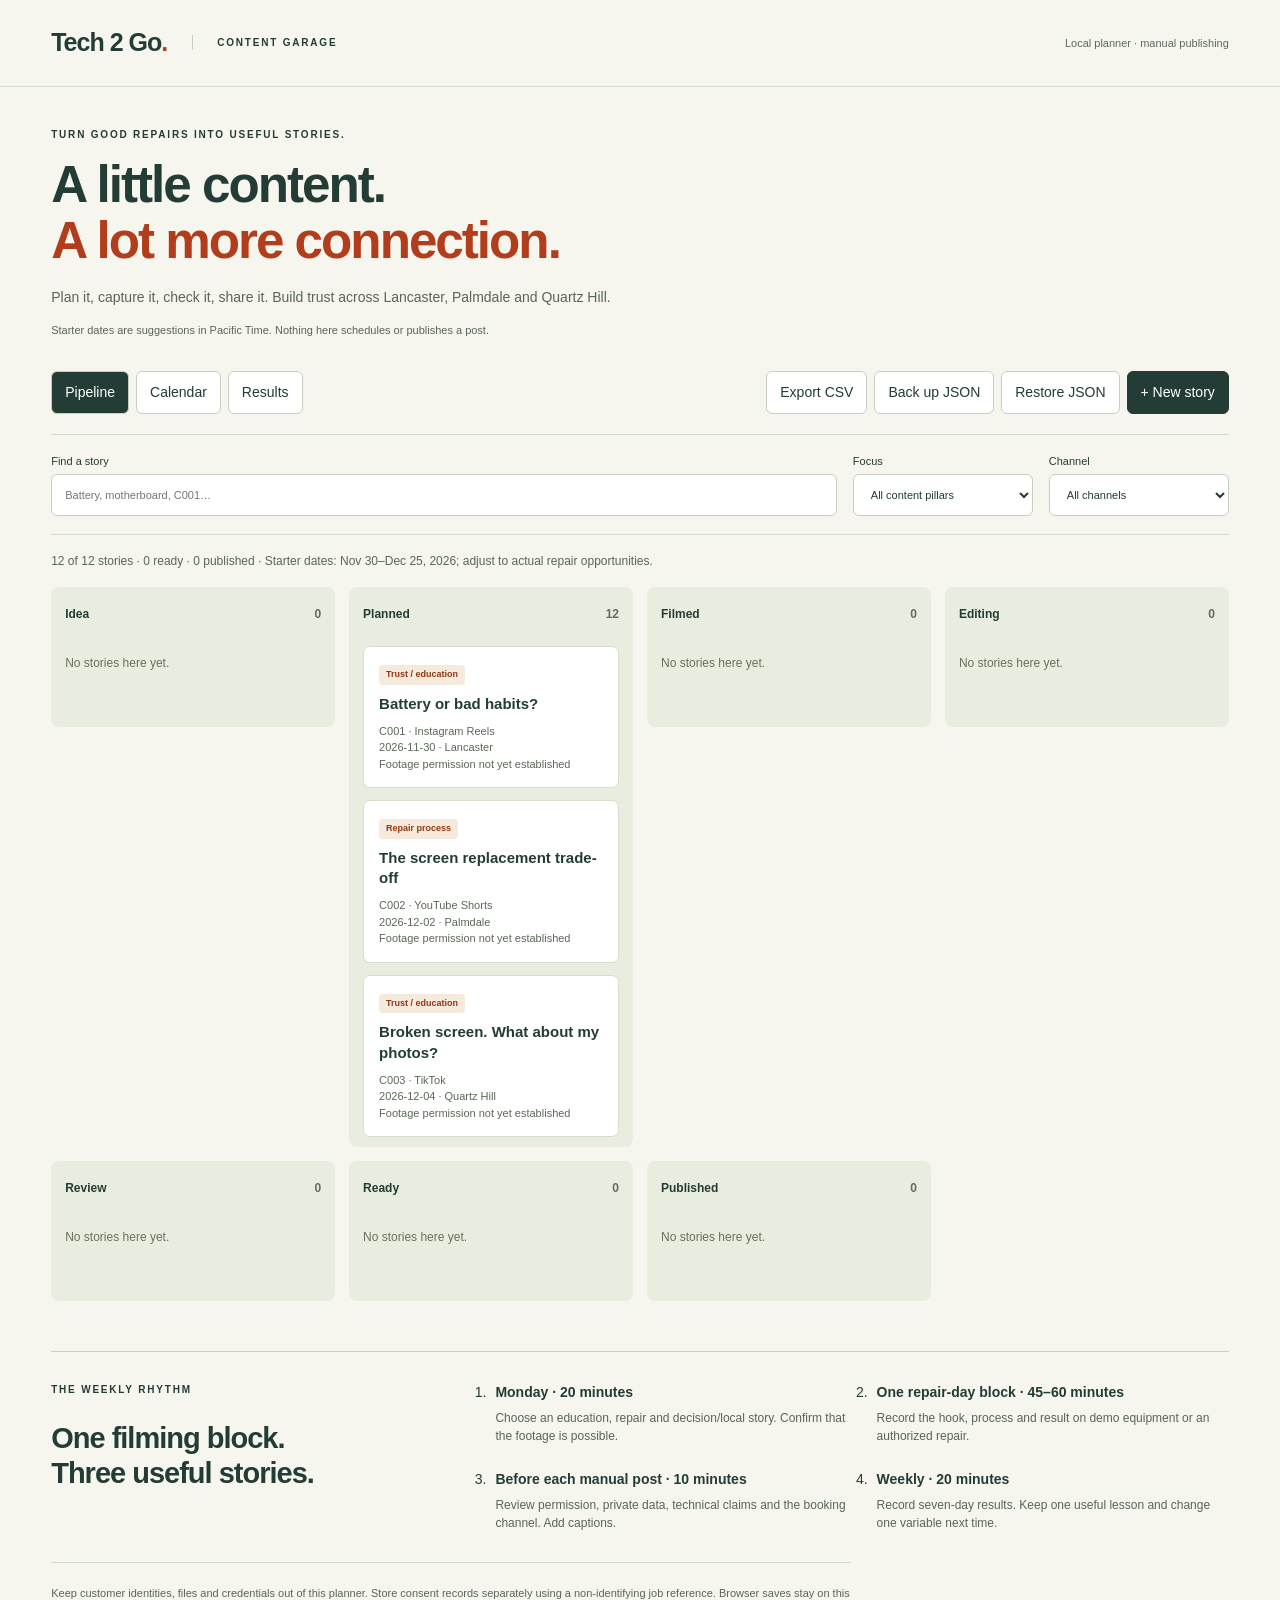
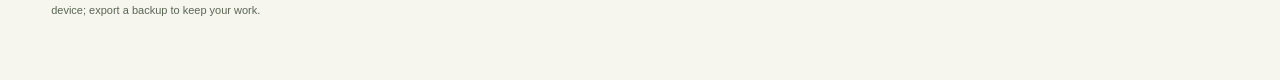
<file: content_planner/index.html>
<!doctype html><html lang="en"><head><meta charset="utf-8"><meta name="viewport" content="width=device-width,initial-scale=1"><title>Tech 2 Go · Content garage</title><link rel="stylesheet" href="styles.css"><script defer src="seed.js"></script><script defer src="app.js"></script></head><body>
<header><a class="logo" href="#">Tech 2 Go<span>.</span></a><span class="header-label">CONTENT GARAGE</span><span class="local">Local planner · manual publishing</span></header>
<main><section class="intro"><div class="eyebrow">TURN GOOD REPAIRS INTO USEFUL STORIES.</div><h1>A little content.<br><em>A lot more connection.</em></h1><p>Plan it, capture it, check it, share it. Build trust across Lancaster, Palmdale and Quartz Hill.</p><p class="fine">Starter dates are suggestions in Pacific Time. Nothing here schedules or publishes a post.</p></section>
<div class="toolbar"><div class="tabs" role="group" aria-label="Planner views"><button type="button" data-view="board" aria-pressed="true">Pipeline</button><button type="button" data-view="calendar" aria-pressed="false">Calendar</button><button type="button" data-view="results" aria-pressed="false">Results</button></div><div class="actions"><button id="export-csv">Export CSV</button><button id="backup">Back up JSON</button><button id="import">Restore JSON</button><input id="import-file" type="file" accept="application/json,.json" hidden><button class="primary" id="new">+ New story</button></div></div>
<div class="filters"><label>Find a story<input type="search" id="search" placeholder="Battery, motherboard, C001…"></label><label>Focus<select id="pillar"><option value="">All content pillars</option><option>Trust / education</option><option>Repair process</option><option>Buying decisions</option><option>Local awareness</option><option>Booking education</option></select></label><label>Channel<select id="channel"><option value="">All channels</option><option>Instagram Reels</option><option>TikTok</option><option>YouTube Shorts</option></select></label></div>
<div id="notice" role="status" aria-live="polite"></div><div id="summary" class="summary"></div><section id="view" aria-label="Content planner"></section>
<section class="routine"><div><div class="eyebrow">THE WEEKLY RHYTHM</div><h2>One filming block.<br>Three useful stories.</h2></div><ol><li><strong>Monday · 20 minutes</strong><span>Choose an education, repair and decision/local story. Confirm that the footage is possible.</span></li><li><strong>One repair-day block · 45–60 minutes</strong><span>Record the hook, process and result on demo equipment or an authorized repair.</span></li><li><strong>Before each manual post · 10 minutes</strong><span>Review permission, private data, technical claims and the booking channel. Add captions.</span></li><li><strong>Weekly · 20 minutes</strong><span>Record seven-day results. Keep one useful lesson and change one variable next time.</span></li></ol></section>
<footer>Keep customer identities, files and credentials out of this planner. Store consent records separately using a non-identifying job reference. Browser saves stay on this device; export a backup to keep your work.</footer></main>
<dialog id="editor"><form id="story-form"><div class="dialog-top"><span id="editor-id" class="eyebrow"></span><button type="button" id="close" aria-label="Close story editor">Close ×</button></div><h2 id="editor-title">Edit story</h2><div id="fields" class="field-grid"></div><div class="review-box"><strong>Ready-to-post review</strong><p>Choose the footage permission basis and complete all three checks. Customer permission is separate from repair authorization.</p><label>Footage permission<select name="footage_permission"><option value="pending">Pending / not established</option><option value="own_demo">Shop-owned / staged demo only</option><option value="customer_approved">Customer filming permission recorded separately</option></select></label><label class="check"><input name="privacy_checked" type="checkbox">No private screens, faces, identifiers or credentials exposed</label><label class="check"><input name="technical_checked" type="checkbox">Repair claims, footage and any price/availability verified</label><label class="check"><input name="cta_checked" type="checkbox">Booking channel/location works and is confirmed, or demo is labeled</label></div><p id="edit-error" role="alert" hidden></p><div class="dialog-bottom"><button type="button" id="delete">Delete story</button><button type="submit" class="primary">Save story</button></div></form></dialog>
</body></html>
</file>
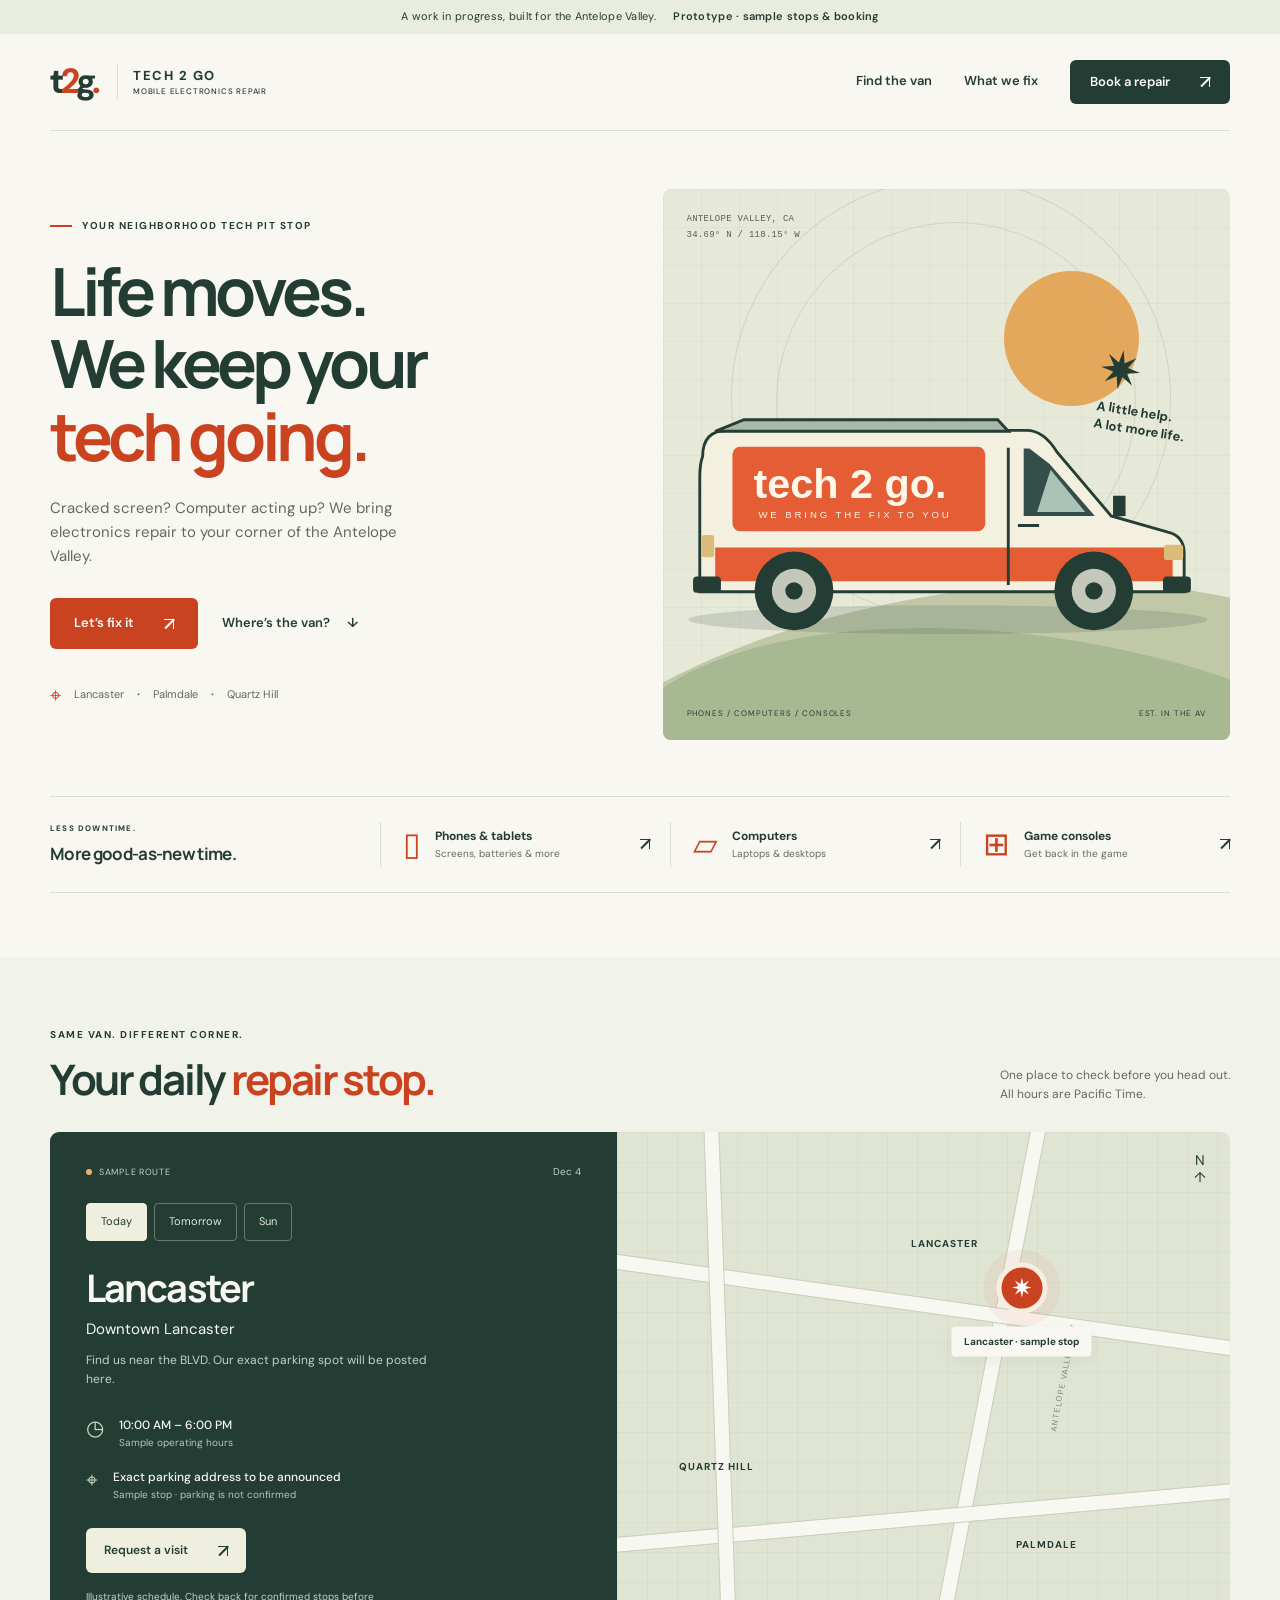
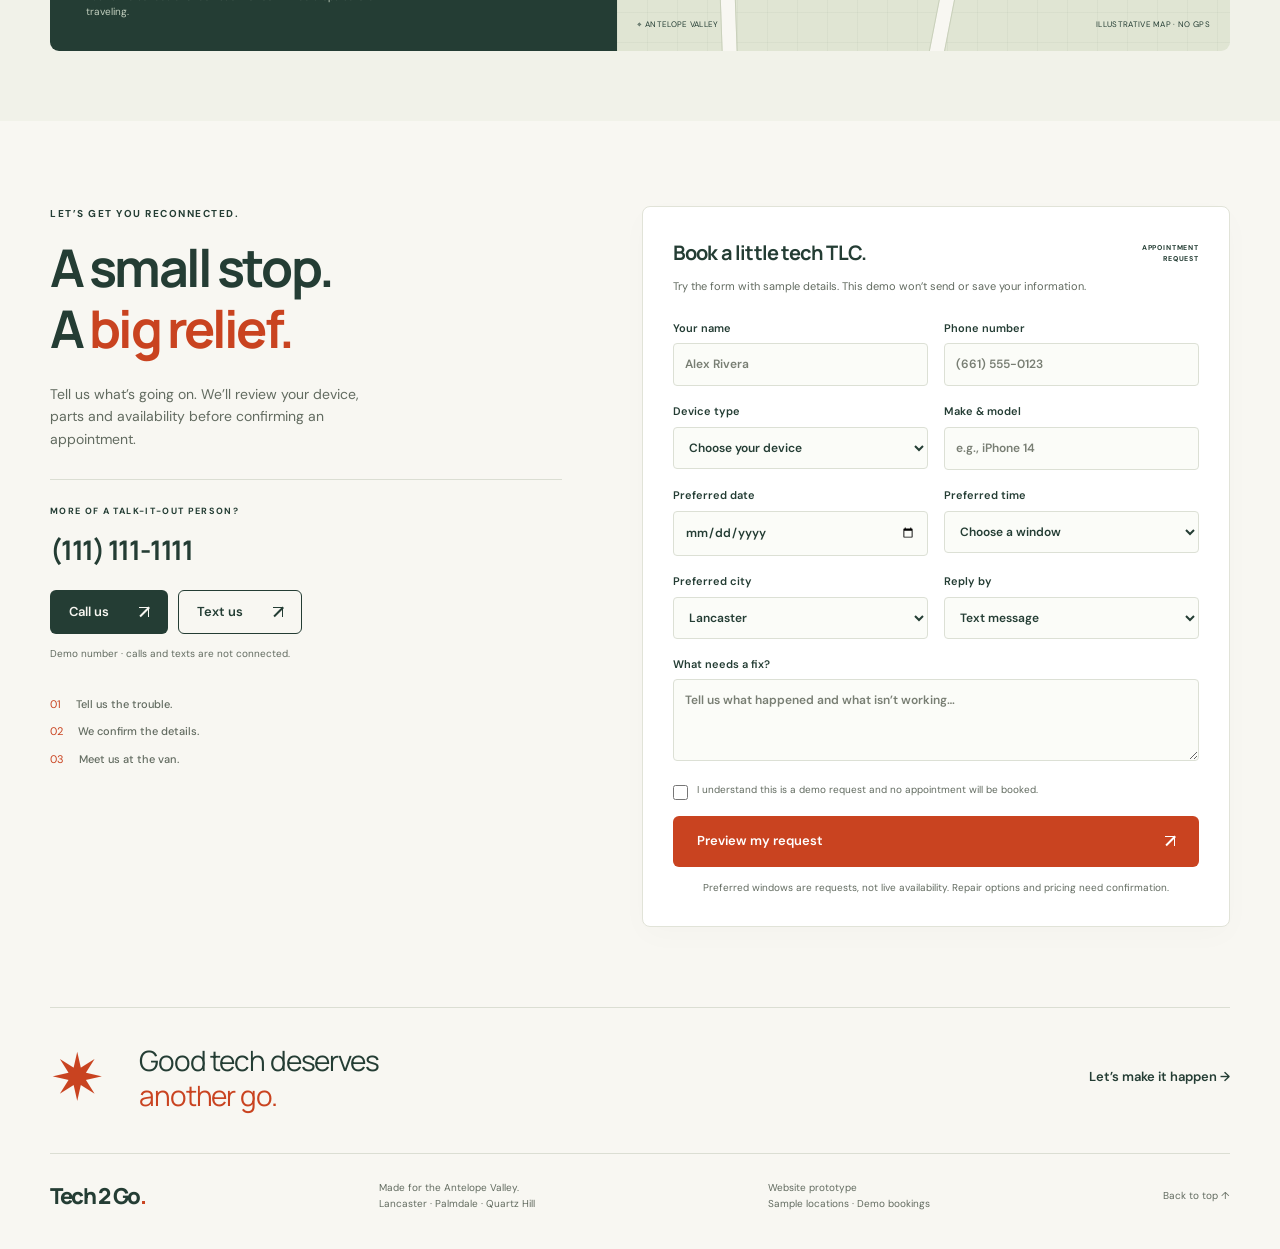
<file: Website/index.html>
<!doctype html>
<html lang="en">
<head>
<meta charset="utf-8"><meta name="viewport" content="width=device-width,initial-scale=1">
<meta name="theme-color" content="#f8f7f2"><meta name="description" content="Tech 2 Go mobile electronics repair prototype for Lancaster, Palmdale and Quartz Hill.">
<title>Tech 2 Go — Good tech. Back on the road.</title>
<link rel="stylesheet" href="styles.css"><script defer src="config.js"></script><script defer src="app.js"></script>
</head>
<body>
<div class="demo-banner">A work in progress, built for the Antelope Valley. <strong>Prototype · sample stops & booking</strong></div>
<header class="header wrap">
<a class="brand" href="#" aria-label="Tech 2 Go home"><span class="brand-mark" aria-hidden="true">t<span>2</span>g<span class="brand-dot">.</span></span><span>TECH 2 GO<small>MOBILE ELECTRONICS REPAIR</small></span></a>
<nav aria-label="Main navigation"><a href="#location">Find the van</a><a href="#repairs">What we fix</a><a class="button dark small" href="#book">Book a repair <span class="arrow" aria-hidden="true"></span></a></nav>
</header>
<main>
<section class="hero wrap">
<div class="hero-copy"><div class="eyebrow"><span class="tiny-line"></span> YOUR NEIGHBORHOOD TECH PIT STOP</div>
<h1>Life moves.<br>We keep your<br><em>tech going.</em></h1>
<p>Cracked screen? Computer acting up? We bring electronics repair to your corner of the Antelope Valley.</p>
<div class="actions"><a class="button orange" href="#book">Let’s fix it <span class="arrow" aria-hidden="true"></span></a><a class="text-link" href="#location">Where’s the van? <span aria-hidden="true">↓</span></a></div>
<div class="service-area"><span aria-hidden="true">⌖</span> Lancaster <i>•</i> Palmdale <i>•</i> Quartz Hill</div>
</div>
<div class="hero-art" aria-label="Illustration of the Tech 2 Go repair van in the desert" role="img">
<div class="art-grid"></div><div class="sun"></div><div class="orbit orbit-one"></div><div class="orbit orbit-two"></div><span class="art-coord">ANTELOPE VALLEY, CA<br>34.69° N / 118.15° W</span>
<div class="hill hill-back"></div><div class="hill hill-front"></div>
<svg class="van" viewBox="0 0 620 330" aria-hidden="true"><ellipse cx="315" cy="291" rx="270" ry="15" fill="#253d35" opacity=".15"/><path d="M60 121 Q60 94 86 94 H397 Q415 94 429 117 L485 183 L544 200 Q561 204 561 222 V262 H57 V143 Q57 129 60 121Z" fill="#f4f0df" stroke="#253d35" stroke-width="3"/><path d="M400 113 L421 129 L468 183 H394 V113Z" fill="#344e49"/><path d="M422 135 L458 179 H408Z" fill="#aac3b6"/><path d="M73 216 H549 V251 H73Z" fill="#e55d35"/><path d="M378 112 V255 M388 193 H410" fill="none" stroke="#253d35" stroke-width="3"/><rect x="91" y="111" width="263" height="88" rx="8" fill="#e55d35"/><text x="113" y="164" font-family="Arial,sans-serif" font-size="43" font-weight="900" fill="#fff8e9">tech 2 go.</text><text x="118" y="185" font-family="Arial,sans-serif" font-size="10" letter-spacing="3" fill="#fff8e9">WE BRING THE FIX TO YOU</text><rect x="59" y="203" width="13" height="23" rx="3" fill="#d9bd78"/><rect x="540" y="213" width="20" height="16" rx="3" fill="#d9bd78"/><circle cx="155" cy="261" r="41" fill="#233c34"/><circle cx="155" cy="261" r="23" fill="#c4c8b8"/><circle cx="155" cy="261" r="9" fill="#233c34"/><circle cx="467" cy="261" r="41" fill="#233c34"/><circle cx="467" cy="261" r="23" fill="#c4c8b8"/><circle cx="467" cy="261" r="9" fill="#233c34"/><path d="M73 95 H378 L367 83 H103Z" fill="#a9b9a9" stroke="#253d35" stroke-width="3"/><path d="M487 184 V162 H500 V183" fill="#253d35"/><rect x="50" y="246" width="29" height="17" rx="4" fill="#253d35"/><rect x="539" y="246" width="29" height="17" rx="4" fill="#253d35"/></svg>
<div class="art-sticker"><span aria-hidden="true">✷</span> A little help.<br>A lot more life.</div><div class="art-footer"><span>PHONES / COMPUTERS / CONSOLES</span><span>EST. IN THE AV</span></div>
</div>
</section>
<section id="repairs" class="repairs wrap" aria-label="Repair categories"><div class="repair-intro"><span class="eyebrow">LESS DOWNTIME.</span><h2>More good-as-new time.</h2></div><button class="repair-choice" data-device="Phone or tablet"><span class="device-icon" aria-hidden="true">▯</span><span><strong>Phones & tablets</strong><small>Screens, batteries & more</small></span><span class="arrow" aria-hidden="true"></span></button><button class="repair-choice" data-device="Computer"><span class="device-icon" aria-hidden="true">▱</span><span><strong>Computers</strong><small>Laptops & desktops</small></span><span class="arrow" aria-hidden="true"></span></button><button class="repair-choice" data-device="Game console"><span class="device-icon" aria-hidden="true">⊞</span><span><strong>Game consoles</strong><small>Get back in the game</small></span><span class="arrow" aria-hidden="true"></span></button></section>
<section id="location" class="location-section"><div class="wrap"><div class="section-heading"><div><div class="eyebrow">SAME VAN. DIFFERENT CORNER.</div><h2>Your daily <em>repair stop.</em></h2></div><p>One place to check before you head out.<br>All hours are Pacific Time.</p></div>
<div class="location-board"><div class="location-details"><div class="board-top"><span class="sample-pill"><span></span> SAMPLE ROUTE</span><span id="stop-date"></span></div><div class="day-tabs" role="group" aria-label="Preview sample daily stops"><button type="button" aria-pressed="true" data-day="0">Today</button><button type="button" aria-pressed="false" data-day="1">Tomorrow</button><button type="button" aria-pressed="false" data-day="2" id="third-day">Next stop</button></div><div aria-live="polite" aria-atomic="true"><h3 id="stop-city">Lancaster</h3><p class="stop-area" id="stop-area">Downtown Lancaster</p><p id="stop-note"></p><div class="stop-facts"><div><span aria-hidden="true">◷</span><div><strong id="stop-hours"></strong><small>Sample operating hours</small></div></div><div><span aria-hidden="true">⌖</span><div><strong id="stop-address"></strong><small>Sample stop · parking is not confirmed</small></div></div></div></div><a class="button cream" href="#book">Request a visit <span class="arrow" aria-hidden="true"></span></a><p class="board-note">Illustrative schedule. Check back for confirmed stops before traveling.</p></div>
<div class="route-map" role="img" aria-label="Illustrative Antelope Valley route showing Lancaster, Palmdale and Quartz Hill. Not a navigation map."><div class="map-grid"></div><div class="map-road road-one"></div><div class="map-road road-two"></div><div class="map-road road-three"></div><div class="map-road road-four"></div><span class="road-label">ANTELOPE VALLEY FWY</span><div class="map-town lancaster">LANCASTER</div><div class="map-town palmdale">PALMDALE</div><div class="map-town quartz">QUARTZ HILL</div><div class="map-pin" id="map-pin"><span aria-hidden="true">✷</span><strong id="pin-label">The van · sample stop</strong></div><div class="map-caption"><span>⌖ ANTELOPE VALLEY</span><span>ILLUSTRATIVE MAP · NO GPS</span></div><div class="map-north" aria-hidden="true">N<br>↑</div></div></div>
</div></section>
<section id="book" class="booking wrap"><div class="booking-copy"><div class="eyebrow">LET’S GET YOU RECONNECTED.</div><h2>A small stop.<br>A <em>big relief.</em></h2><p>Tell us what’s going on. We’ll review your device, parts and availability before confirming an appointment.</p><div class="contact-card"><span class="eyebrow">MORE OF A TALK-IT-OUT PERSON?</span><h3 id="phone-display">(111) 111-1111</h3><div class="actions"><a class="button dark" id="call-link" href="#contact-note">Call us <span class="arrow" aria-hidden="true"></span></a><a class="button outline" id="text-link" href="#contact-note">Text us <span class="arrow" aria-hidden="true"></span></a></div><p id="contact-note" role="status">Demo number · calls and texts are not connected.</p></div><div class="how-it-works"><span>01 <strong>Tell us the trouble.</strong></span><span>02 <strong>We confirm the details.</strong></span><span>03 <strong>Meet us at the van.</strong></span></div></div>
<div class="form-card"><div class="form-header"><h3>Book a little tech TLC.</h3><span>APPOINTMENT REQUEST</span></div><p class="form-intro">Try the form with sample details. This demo won’t send or save your information.</p><form id="booking-form"><div class="form-grid"><label>Your name<input name="customer" autocomplete="name" maxlength="80" placeholder="Alex Rivera" required></label><label>Phone number<input name="phone" type="tel" autocomplete="tel" maxlength="25" placeholder="(661) 555-0123" required></label><label>Device type<select name="device" id="device" required><option value="">Choose your device</option><option>Phone or tablet</option><option>Computer</option><option>Game console</option><option>Something else</option></select></label><label>Make & model<input name="model" maxlength="120" placeholder="e.g., iPhone 14" required></label><label>Preferred date<input name="date" id="appointment-date" type="date" required></label><label>Preferred time<select name="time" required><option value="">Choose a window</option><option>Morning · 10 AM–12 PM</option><option>Afternoon · 12–3 PM</option><option>Late afternoon · 3–6 PM</option></select></label><label>Preferred city<select name="city" id="booking-city" required><option>Lancaster</option><option>Palmdale</option><option>Quartz Hill</option></select></label><label>Reply by<select name="reply" required><option>Text message</option><option>Phone call</option></select></label><label class="full">What needs a fix?<textarea name="issue" rows="3" minlength="8" maxlength="1500" placeholder="Tell us what happened and what isn’t working…" required></textarea></label></div><label class="consent"><input type="checkbox" name="consent" required><span>I understand this is a demo request and no appointment will be booked.</span></label><p id="form-error" role="alert" hidden></p><button class="button orange submit" type="submit">Preview my request <span class="arrow" aria-hidden="true"></span></button><p class="form-footnote">Preferred windows are requests, not live availability. Repair options and pricing need confirmation.</p></form><section id="request-result" class="request-result" tabindex="-1" hidden aria-labelledby="result-title"><span class="result-check" aria-hidden="true">✓</span><h3 id="result-title">Your request, ready to review.</h3><p>Demo complete. Nothing was sent, saved or booked.</p><dl id="request-summary"></dl><button class="button dark" id="edit-request" type="button">Back to my request <span class="arrow" aria-hidden="true"></span></button></section></div>
</section>
<section class="closing wrap"><span aria-hidden="true">✷</span><p>Good tech deserves<br><em>another go.</em></p><a class="text-link" href="#book">Let’s make it happen →</a></section>
</main><footer class="wrap"><a class="footer-brand" href="#">Tech 2 Go<span>.</span></a><p>Made for the Antelope Valley.<br>Lancaster · Palmdale · Quartz Hill</p><p>Website prototype<br>Sample locations · Demo bookings</p><a href="#">Back to top ↑</a></footer>
</body></html>
</file>
<file: content_planner/styles.css>
:root{font-family:Arial,sans-serif;color:#233c35;background:#f6f6ef;line-height:1.5;font-size:14px}*{box-sizing:border-box}body{margin:0}button,input,select,textarea{font:inherit}button{cursor:pointer}a{color:inherit}button,input,select,textarea{border:1px solid #c7cfc3;border-radius:6px;background:#fff;color:#233c35;padding:10px 13px;min-height:42px}button:hover{background:#e9eddf}button:focus-visible,a:focus-visible{outline:3px solid #bf421f;outline-offset:3px}.primary{background:#233c35;color:#fff;border-color:#233c35}.primary:hover{background:#365348}header{display:flex;align-items:center;gap:25px;padding:24px 4%;border-bottom:1px solid #d5dbcc}.logo{text-decoration:none;font-weight:800;font-size:25px;letter-spacing:-1px}.logo span,em{color:#b13d1c}em{font-style:normal}.header-label,.eyebrow{font-size:10px;letter-spacing:1.8px;font-weight:700}.header-label{border-left:1px solid #c7cfc3;padding-left:24px}.local{margin-left:auto;font-size:11px;color:#5d695c}main{max-width:1500px;margin:auto;padding:40px 4%}.intro h1{font-size:clamp(34px,4vw,55px);line-height:1.1;letter-spacing:-2px;margin:15px 0 18px}.intro p{max-width:640px;color:#586653}.intro .fine{font-size:11px}.toolbar{display:flex;justify-content:space-between;gap:18px;flex-wrap:wrap;margin:32px 0 20px}.tabs,.actions{display:flex;gap:7px;flex-wrap:wrap}.tabs button[aria-pressed=true]{background:#233c35;color:#fff}.filters{display:flex;gap:16px;flex-wrap:wrap;padding:18px 0;border-block:1px solid #d5dbcc}.filters label{display:flex;flex-direction:column;gap:5px;font-size:11px;min-width:180px}.filters label:first-child{flex:1}.summary{font-size:12px;color:#586653;margin:17px 0}.board{display:grid;grid-template-columns:repeat(4,minmax(0,1fr));gap:14px;align-items:start}.lane{background:#e9eddf;padding:14px;border-radius:8px;min-height:140px}.lane-head{display:flex;justify-content:space-between;gap:8px;margin-bottom:13px;font-size:12px;font-weight:700}.count{color:#61705e}.story{width:100%;background:#fff;border:1px solid #d8decf;border-radius:7px;padding:15px;margin-bottom:12px;text-align:left;display:block;overflow-wrap:anywhere}.story:hover{background:#fbfcf6;box-shadow:0 3px 10px #233c3510}.story strong{display:block;font-size:15px;line-height:1.35;margin:9px 0}.story small{display:block;color:#5b6857;font-size:11px}.badge{display:inline-block;background:#f5eadc;color:#943713;padding:3px 7px;border-radius:4px;font-size:9px;font-weight:700}.empty{font-size:12px;color:#65725e;padding:8px 0}.calendar{display:grid;grid-template-columns:repeat(3,minmax(0,1fr));gap:15px}.calendar-day{border-top:2px solid #bf421f;padding-top:11px}.calendar-day h3{font-size:13px;margin:0 0 13px}.table-wrap{overflow-x:auto}table{border-collapse:collapse;width:100%;font-size:12px}th,td{text-align:left;padding:12px;border-bottom:1px solid #d5dbcc;white-space:nowrap}th{background:#e9eddf}td:first-child{white-space:normal;min-width:200px}.results-note{font-size:12px;margin-bottom:20px;color:#586653}.routine{display:grid;grid-template-columns:1fr 2fr;gap:40px;border-top:1px solid #c7cfc3;margin-top:50px;padding:30px 0}.routine h2{font-size:29px;line-height:1.2;letter-spacing:-1px}.routine ol{padding-left:20px;display:grid;grid-template-columns:1fr 1fr;gap:24px;margin:0}.routine li{padding-left:5px}.routine li span{display:block;font-size:12px;color:#586653;margin-top:6px}footer{font-size:11px;color:#586653;max-width:800px;border-top:1px solid #d5dbcc;padding:22px 0}#notice:not(:empty){padding:12px;background:#f3e7d5;border-radius:5px;margin-top:15px;font-size:12px}dialog{width:min(830px,calc(100% - 24px));max-height:90vh;overflow:auto;border:1px solid #c7cfc3;border-radius:9px;padding:26px;color:#233c35;background:#f6f6ef}dialog::backdrop{background:#12271bb0}.dialog-top,.dialog-bottom{display:flex;justify-content:space-between;align-items:center;gap:20px}.field-grid{display:grid;grid-template-columns:1fr 1fr;gap:16px}.field-grid label,.review-box>label{display:flex;flex-direction:column;font-size:12px;gap:5px}.field-grid .wide{grid-column:1/-1}.field-grid textarea{resize:vertical;min-height:74px}.review-box{margin:25px 0;padding:20px;background:#e9eddf;border-radius:7px}.review-box p{font-size:12px}.review-box .check{display:flex;flex-direction:row;align-items:center;margin-top:13px;font-size:12px}.check input{width:17px;min-width:17px;min-height:17px;height:17px;accent-color:#233c35}.dialog-bottom{border-top:1px solid #c7cfc3;padding-top:18px}#delete{color:#96371e}#edit-error{color:#9d2914;font-size:13px;font-weight:700}[hidden]{display:none!important}@media(max-width:1000px){.board{grid-template-columns:repeat(2,minmax(0,1fr))}.local{display:none}}@media(max-width:600px){header{gap:13px;padding:18px 5%}.header-label{font-size:8px;padding-left:14px}.logo{font-size:22px}main{padding:30px 5%}.board,.calendar,.routine,.routine ol,.field-grid{grid-template-columns:1fr}.filters label{width:100%}.actions button{font-size:11px}.toolbar{gap:12px}.routine{gap:10px}.field-grid .wide{grid-column:auto}input,select,textarea{font-size:16px}.tabs button{font-size:12px}dialog{padding:18px}}
.lane{max-height:560px;overflow-y:auto;scrollbar-width:thin}.lane-head{position:sticky;top:-14px;background:#e9eddf;padding:4px 0 10px;z-index:1}@media(max-width:600px){.lane{max-height:520px}}
</file>
<file: Website/styles.css>
@import url('https://fonts.googleapis.com/css2?family=DM+Sans:wght@400;500;600;700&family=Manrope:wght@400;500;600;700;800&display=swap');
:root{--paper:#f8f7f2;--ink:#243d34;--orange:#c94320;--line:#dbded3;--muted:#626b60;--cream:#eeefdf}*{box-sizing:border-box}html{scroll-behavior:smooth;scroll-padding-top:25px}body{margin:0;background:var(--paper);color:var(--ink);font-family:'DM Sans',Arial,sans-serif;font-size:15px;line-height:1.6}button,input,select,textarea{font:inherit}button,a,input,select,textarea{-webkit-tap-highlight-color:transparent}a{color:inherit;text-decoration:none}button,a{touch-action:manipulation}button{cursor:pointer}button:focus-visible,a:focus-visible{outline:3px solid var(--orange);outline-offset:5px}input:focus,select:focus,textarea:focus{outline:2px solid var(--ink);outline-offset:2px}.wrap{width:min(1240px,calc(100% - 100px));margin:auto}.demo-banner{padding:8px 20px;background:#e9eddf;text-align:center;font-size:11px;letter-spacing:.025em}.demo-banner strong{margin-left:14px;font-weight:600}.header{display:flex;align-items:center;justify-content:space-between;padding-top:26px;padding-bottom:26px;border-bottom:1px solid var(--line)}.brand{display:flex;gap:15px;align-items:center;font-size:13px;letter-spacing:.12em;font-weight:800;line-height:1.5}.brand small{display:block;font-size:8px;letter-spacing:.1em;font-weight:500}.brand-mark{font-size:35px;letter-spacing:-4px;border-right:1px solid var(--line);padding-right:20px;line-height:1}.brand-mark>span:first-child{color:var(--orange)}.brand-dot{color:var(--orange)}nav{display:flex;gap:32px;align-items:center;font-size:13px;font-weight:600}.button{display:inline-flex;justify-content:space-between;align-items:center;gap:30px;border:1px solid transparent;border-radius:6px;padding:15px 23px;font-size:13px;font-weight:600;line-height:1.4;transition:transform .15s,background .15s}.button:hover{transform:translateY(-2px)}.button span{font-size:19px;line-height:1}.button.dark{background:var(--ink);color:var(--paper)}.button.orange{background:var(--orange);color:#fff}.button.small{padding:12px 19px}.button.cream{background:var(--cream);color:var(--ink)}.button.outline{border-color:var(--ink);background:transparent}.hero{display:grid;grid-template-columns:1fr 1fr;gap:45px;padding-top:58px;padding-bottom:56px;align-items:center}.eyebrow{font-size:10px;letter-spacing:.15em;font-weight:700;display:flex;align-items:center;gap:10px}.tiny-line{display:inline-block;width:22px;height:2px;background:var(--orange)}h1,h2,h3,p{margin:0}h1,h2,h3{font-family:Manrope,Arial,sans-serif}h1{font-size:clamp(46px,5.2vw,74px);line-height:1.09;letter-spacing:-.065em;font-weight:700;margin:21px 0 24px}em{font-style:normal;color:var(--orange)}.hero-copy>p{max-width:370px;color:var(--muted);font-size:15px}.actions{display:flex;align-items:center;gap:24px;flex-wrap:wrap}.hero-copy>.actions{margin:30px 0}.text-link{font-weight:600;font-size:13px;display:inline-flex;gap:17px;align-items:center}.service-area{display:flex;gap:13px;align-items:center;font-size:11px;color:var(--muted)}.service-area>span{font-size:20px;color:var(--orange)}.service-area i{font-style:normal;font-size:8px}.hero-art{position:relative;aspect-ratio:1.03;overflow:hidden;border-radius:8px;background:#e6e9d8;isolation:isolate}.art-grid,.map-grid{position:absolute;inset:0;background-image:linear-gradient(#52634b0c 1px,transparent 1px),linear-gradient(90deg,#52634b0c 1px,transparent 1px);background-size:38px 38px;z-index:-1}.sun{position:absolute;width:135px;height:135px;border-radius:50%;background:#e4a85d;right:16%;top:15%}.orbit{position:absolute;border:1px solid #a6ae9555;border-radius:50%;width:360px;height:360px;left:20%;top:6%;transform:rotate(-22deg)}.orbit-two{width:440px;height:440px;left:12%;top:-2%}.art-coord{position:absolute;top:22px;left:24px;font-family:monospace;font-size:9px;line-height:1.8;letter-spacing:.03em;color:#53624e}.hill{position:absolute;width:900px;height:400px;border-radius:50%;background:#c0c8a8;bottom:-255px;left:-160px;transform:rotate(-10deg)}.hill-front{background:#a8b893;bottom:-300px;left:-60px;transform:rotate(10deg)}.van{position:absolute;width:105%;left:-3%;bottom:15%}.art-sticker{position:absolute;right:7%;top:29%;transform:rotate(9deg);font-size:13px;font-weight:700;line-height:1.4}.art-sticker>span{font-size:42px;display:block;line-height:1.3}.art-footer{position:absolute;bottom:20px;left:24px;right:24px;display:flex;justify-content:space-between;font-size:8px;letter-spacing:.12em}.repairs{display:grid;grid-template-columns:1.15fr repeat(3,1fr);border-block:1px solid var(--line);padding:25px 0;gap:20px}.repair-intro h2{font-size:17px;letter-spacing:-.04em;margin-top:5px}.repair-intro .eyebrow{font-size:8px}.repair-choice{display:flex;align-items:center;gap:14px;border:0;border-left:1px solid var(--line);text-align:left;background:none;color:var(--ink);padding:0 0 0 22px}.repair-choice:hover strong{text-decoration:underline}.repair-choice>span:last-child{margin-left:auto}.repair-choice strong{display:block;font-size:12px}.repair-choice small{display:block;font-size:10px;color:var(--muted)}.device-icon{font-size:32px;color:var(--orange);line-height:1}.location-section{padding:70px 0;background:#f1f2e9;margin-top:64px}.section-heading{display:flex;justify-content:space-between;align-items:end;margin-bottom:28px}.section-heading h2,.booking h2{font-size:42px;line-height:1.18;letter-spacing:-.055em;margin-top:12px}.section-heading>p{font-size:12px;color:var(--muted)}.location-board{display:grid;grid-template-columns:1fr 1.08fr;border-radius:9px;overflow:hidden}.location-details{background:var(--ink);color:var(--paper);padding:32px 36px}.board-top{display:flex;justify-content:space-between;align-items:center;font-size:10px;color:#c4d1c0;gap:10px}.sample-pill{display:flex;align-items:center;gap:7px;font-size:9px;letter-spacing:.08em}.sample-pill span{width:6px;height:6px;background:#efb072;border-radius:50%}.day-tabs{display:flex;gap:7px;margin:23px 0 24px;flex-wrap:wrap}.day-tabs button{background:transparent;border:1px solid #667a6c;color:#e2e7d8;border-radius:4px;font-size:11px;padding:8px 14px;min-height:38px}.day-tabs button[aria-pressed=true]{background:var(--cream);border-color:var(--cream);color:var(--ink)}#stop-city{font-size:38px;letter-spacing:-.05em;line-height:1.2}.stop-area{font-size:15px;margin-top:6px}#stop-note{font-size:12px;color:#c4d1c0;margin-top:10px;max-width:360px;min-height:40px}.stop-facts{display:grid;gap:17px;margin:25px 0}.stop-facts>div{display:flex;gap:15px;align-items:start}.stop-facts>div>span{font-size:21px;line-height:1.2;color:#d4dec6}.stop-facts strong{display:block;font-size:12px;font-weight:500}.stop-facts small{font-size:10px;color:#b7c6b4;display:block}.location-details>.button{font-size:12px;padding:13px 17px}.board-note{font-size:10px;line-height:1.5;margin-top:16px;color:#c4d1c0;max-width:320px}.route-map{background:#e0e5d3;position:relative;overflow:hidden;min-height:420px;isolation:isolate}.map-grid{background-size:30px 30px}.map-road{position:absolute;width:600px;height:14px;background:#f8f7f2;outline:1px solid #c9d0bb;transform-origin:center}.road-one{transform:rotate(-79deg);left:12%;top:45%}.road-two{transform:rotate(8deg);left:-10%;top:32%;width:120%}.road-three{transform:rotate(-5deg);left:-10%;top:73%;width:120%}.road-four{transform:rotate(88deg);left:-32%;top:51%}.road-label{position:absolute;font-size:8px;letter-spacing:.14em;color:#788570;transform:rotate(-79deg);left:64%;top:46%;white-space:nowrap}.map-town{position:absolute;font-size:10px;font-weight:700;letter-spacing:.1em}.lancaster{left:58%;top:24%}.palmdale{left:65%;top:78%}.quartz{left:10%;top:63%}.map-pin{position:absolute;left:66%;top:30%;display:flex;flex-direction:column;align-items:center;transform:translate(-50%,-50%);transition:top .4s,left .4s}.map-pin>span{display:grid;place-items:center;font-size:26px;color:#fff;background:var(--orange);width:51px;height:51px;border:5px solid #f7eee1;border-radius:50%;box-shadow:0 0 0 13px #c9432010}.map-pin strong{position:absolute;top:64px;background:var(--paper);color:var(--ink);font-size:10px;padding:7px 12px;border-radius:4px;white-space:nowrap;box-shadow:0 4px 14px #243d3410}.map-caption{position:absolute;bottom:20px;left:20px;right:20px;display:flex;justify-content:space-between;gap:15px;font-size:8px;letter-spacing:.04em}.map-north{position:absolute;right:24px;top:20px;line-height:1.2;text-align:center;font-size:14px}.booking{display:grid;grid-template-columns:1fr 1.15fr;gap:80px;padding-top:85px;padding-bottom:80px;align-items:start}.booking h2{font-size:52px;margin-top:15px}.booking-copy>p{max-width:340px;color:var(--muted);margin:23px 0 29px;font-size:14px}.contact-card{border-top:1px solid var(--line);padding-top:24px}.contact-card .eyebrow{font-size:9px}.contact-card h3{font-size:27px;letter-spacing:-.045em;margin:10px 0 18px}.contact-card .actions{gap:10px}.contact-card .button{padding:12px 18px}.contact-card>p{font-size:10px;margin-top:12px;color:var(--muted)}.contact-card>p.highlight{color:var(--orange);font-weight:700}.how-it-works{display:grid;gap:10px;margin-top:34px;font-size:11px;color:var(--orange)}.how-it-works strong{font-weight:500;color:var(--muted);margin-left:12px}.form-card{padding:30px;background:#fff;border:1px solid #e1e3d8;border-radius:8px;box-shadow:0 9px 30px #243d3405}.form-header{display:flex;gap:14px;align-items:center;justify-content:space-between}.form-header h3{font-size:20px;letter-spacing:-.04em}.form-header>span{font-size:7px;letter-spacing:.12em;font-weight:700;max-width:90px;text-align:right}.form-intro{font-size:11px;color:var(--muted);margin-top:9px;margin-bottom:24px}.form-grid{display:grid;grid-template-columns:1fr 1fr;gap:17px 16px}.form-grid label{font-size:11px;font-weight:600;min-width:0}input,select,textarea{width:100%;min-width:0;background:#fbfcf8;border:1px solid #dce0d5;color:var(--ink);border-radius:4px;padding:11px;margin-top:6px;font-size:12px;min-height:42px}textarea{resize:vertical}input::placeholder,textarea::placeholder{color:#787e73;opacity:1}.full{grid-column:1/-1}.consent{display:flex;gap:9px;align-items:flex-start;font-size:10px;color:var(--muted);margin:16px 0}.consent input{width:15px;min-width:15px;height:15px;min-height:15px;margin:3px 0 0;accent-color:var(--ink)}.submit{width:100%}.form-footnote{font-size:10px;color:var(--muted);margin-top:13px;text-align:center}#form-error{font-size:12px;color:#a52c1b;margin-bottom:12px}.request-result{padding:20px 0}.result-check{display:grid;place-items:center;background:var(--cream);border-radius:50%;width:48px;height:48px;font-size:25px;margin-bottom:20px}.request-result h3{font-size:25px;letter-spacing:-.04em}.request-result p{font-size:13px;color:var(--muted);margin-top:8px}.request-result dl{display:grid;grid-template-columns:90px 1fr;gap:9px;font-size:12px;padding:20px 0;overflow-wrap:anywhere}.request-result dt{color:var(--muted)}.request-result dd{margin:0}.closing{display:flex;align-items:center;gap:35px;border-top:1px solid var(--line);padding-top:35px;padding-bottom:40px}.closing>span{font-size:65px;color:var(--orange);line-height:1}.closing p{font-family:Manrope,sans-serif;font-size:28px;letter-spacing:-.04em;line-height:1.25}.closing .text-link{margin-left:auto}footer{display:flex;justify-content:space-between;gap:24px;padding:25px 0 35px;border-top:1px solid var(--line);align-items:center}footer p,footer>a:last-child{font-size:10px;color:var(--muted)}.footer-brand{font-family:Manrope,sans-serif;font-size:22px;font-weight:800;letter-spacing:-.06em}.footer-brand span{color:var(--orange)}[hidden]{display:none!important}@media(min-width:1500px){.hero-art{max-height:560px}}@media(max-width:1050px){.wrap{width:calc(100% - 56px)}.hero{gap:25px}h1{font-size:57px}.booking{gap:35px}.repairs{gap:12px}.repair-choice{padding-left:12px;gap:8px}.repair-intro h2{font-size:14px}.device-icon{font-size:27px}.form-header{align-items:start}.location-details{padding:28px}.art-sticker{font-size:11px}.art-footer{font-size:6px}}@media(max-width:760px){.wrap{width:calc(100% - 36px)}.demo-banner{font-size:10px}.demo-banner strong{display:block;margin-left:0}.header{padding-block:20px}.brand{font-size:11px;gap:10px}.brand-mark{font-size:30px;padding-right:14px}.brand small{font-size:6px}nav{gap:12px}nav>a:not(.button){display:none}.button.small{font-size:11px;padding:11px 13px;gap:13px}.hero{grid-template-columns:1fr;padding-top:35px;padding-bottom:30px;gap:30px}h1{font-size:64px}.hero-copy>p{max-width:440px}.hero-art{aspect-ratio:1.32}.sun{width:115px;height:115px}.van{width:88%;left:4%;bottom:10%}.art-sticker{right:12%;top:23%;font-size:13px}.art-sticker>span{font-size:30px}.art-footer{font-size:7px}.repairs{grid-template-columns:1fr;gap:0;padding:10px 0}.repair-intro{padding:15px 0}.repair-intro h2{font-size:19px}.repair-choice{padding:17px 0;border-left:0;border-top:1px solid var(--line);gap:20px}.repair-choice strong{font-size:14px}.repair-choice small{font-size:12px}.repair-choice>span:last-child{padding-right:10px}.location-section{margin-top:30px;padding:40px 0}.section-heading{display:block}.section-heading h2{font-size:36px}.section-heading>p{margin-top:15px}.location-board{grid-template-columns:1fr}.route-map{min-height:330px}.road-one{left:-1%;top:44%}.location-details{padding:25px}.booking{grid-template-columns:1fr;padding-top:45px;padding-bottom:45px;gap:35px}.booking h2{font-size:47px}.booking-copy>p{max-width:100%}.how-it-works{display:none}.form-card{padding:23px}.form-header h3{font-size:19px}.form-header>span{font-size:6px}.form-grid{gap:15px 12px}input,select,textarea{font-size:16px;padding:10px 8px;min-height:46px}.form-grid label{font-size:12px}.consent{font-size:11px}.form-intro{font-size:12px}.form-footnote{font-size:11px}.button{min-height:44px}.day-tabs button{min-height:44px}.closing{gap:17px;flex-wrap:wrap}.closing p{font-size:25px}.closing>span{font-size:53px}.closing .text-link{margin-left:0;width:100%}footer{flex-wrap:wrap}footer p{flex:1 1 140px}.footer-brand{width:100%}.service-area{gap:11px;font-size:11px}.eyebrow{font-size:9px}}@media(max-width:360px){h1{font-size:54px}.form-grid{grid-template-columns:1fr}.hero-art{aspect-ratio:1.05}.art-sticker{font-size:10px}.form-header>span{display:none}.service-area{gap:8px;font-size:10px}.section-heading h2{font-size:32px}}@media(prefers-reduced-motion:reduce){html{scroll-behavior:auto}*,*:before,*:after{transition:none!important}}
.arrow{display:inline-block!important;width:10px;height:10px;position:relative;flex:none}.arrow:before{content:'';position:absolute;inset:0;border-top:1.5px solid currentColor;border-right:1.5px solid currentColor}.arrow:after{content:'';position:absolute;top:4px;left:-1px;width:13px;height:1.5px;background:currentColor;transform:rotate(-45deg)}.lancaster{left:48%;top:20%}.art-sticker>span,.map-pin>span,.closing>span{font-family:Arial,sans-serif;font-variant-emoji:text}
@media(max-width:480px){h1{font-size:54px}.form-grid{grid-template-columns:1fr}.art-sticker{top:15%;right:9%;font-size:11px}.art-sticker>span{font-size:25px}}
</file>
